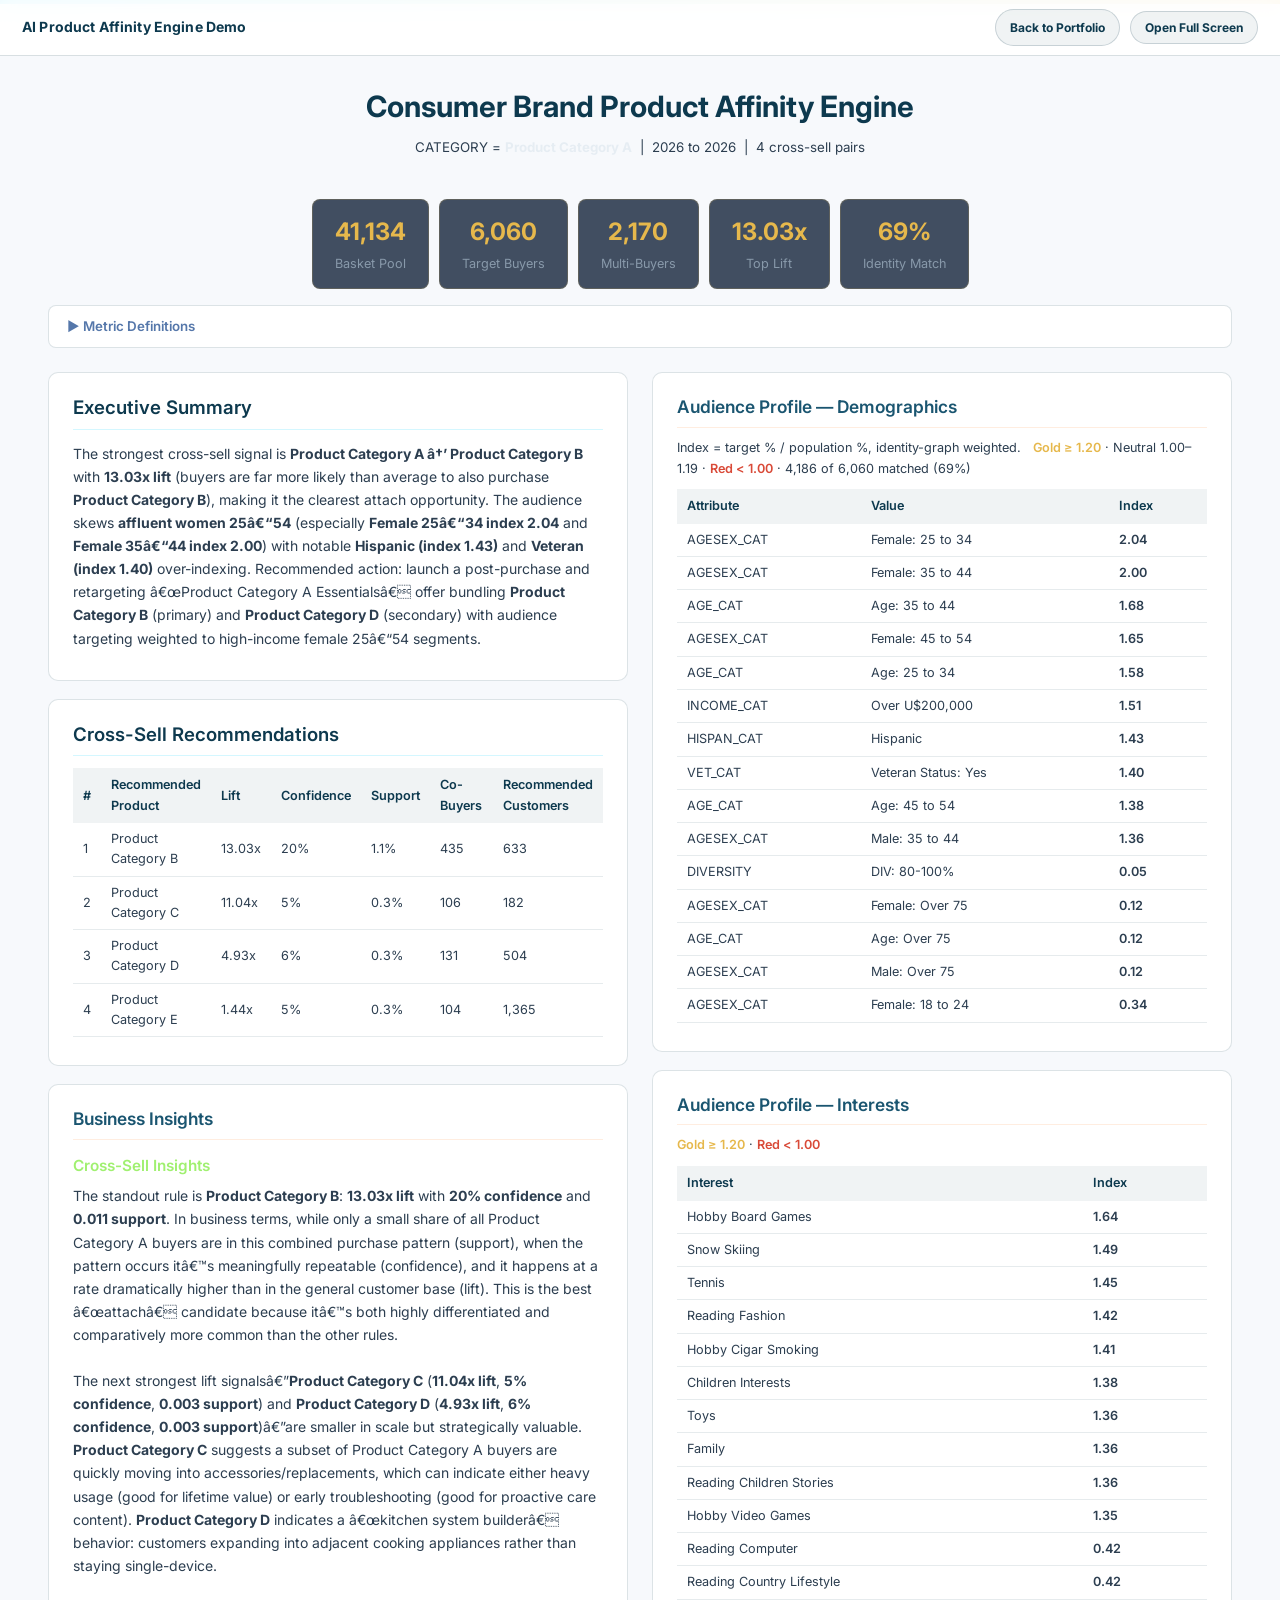
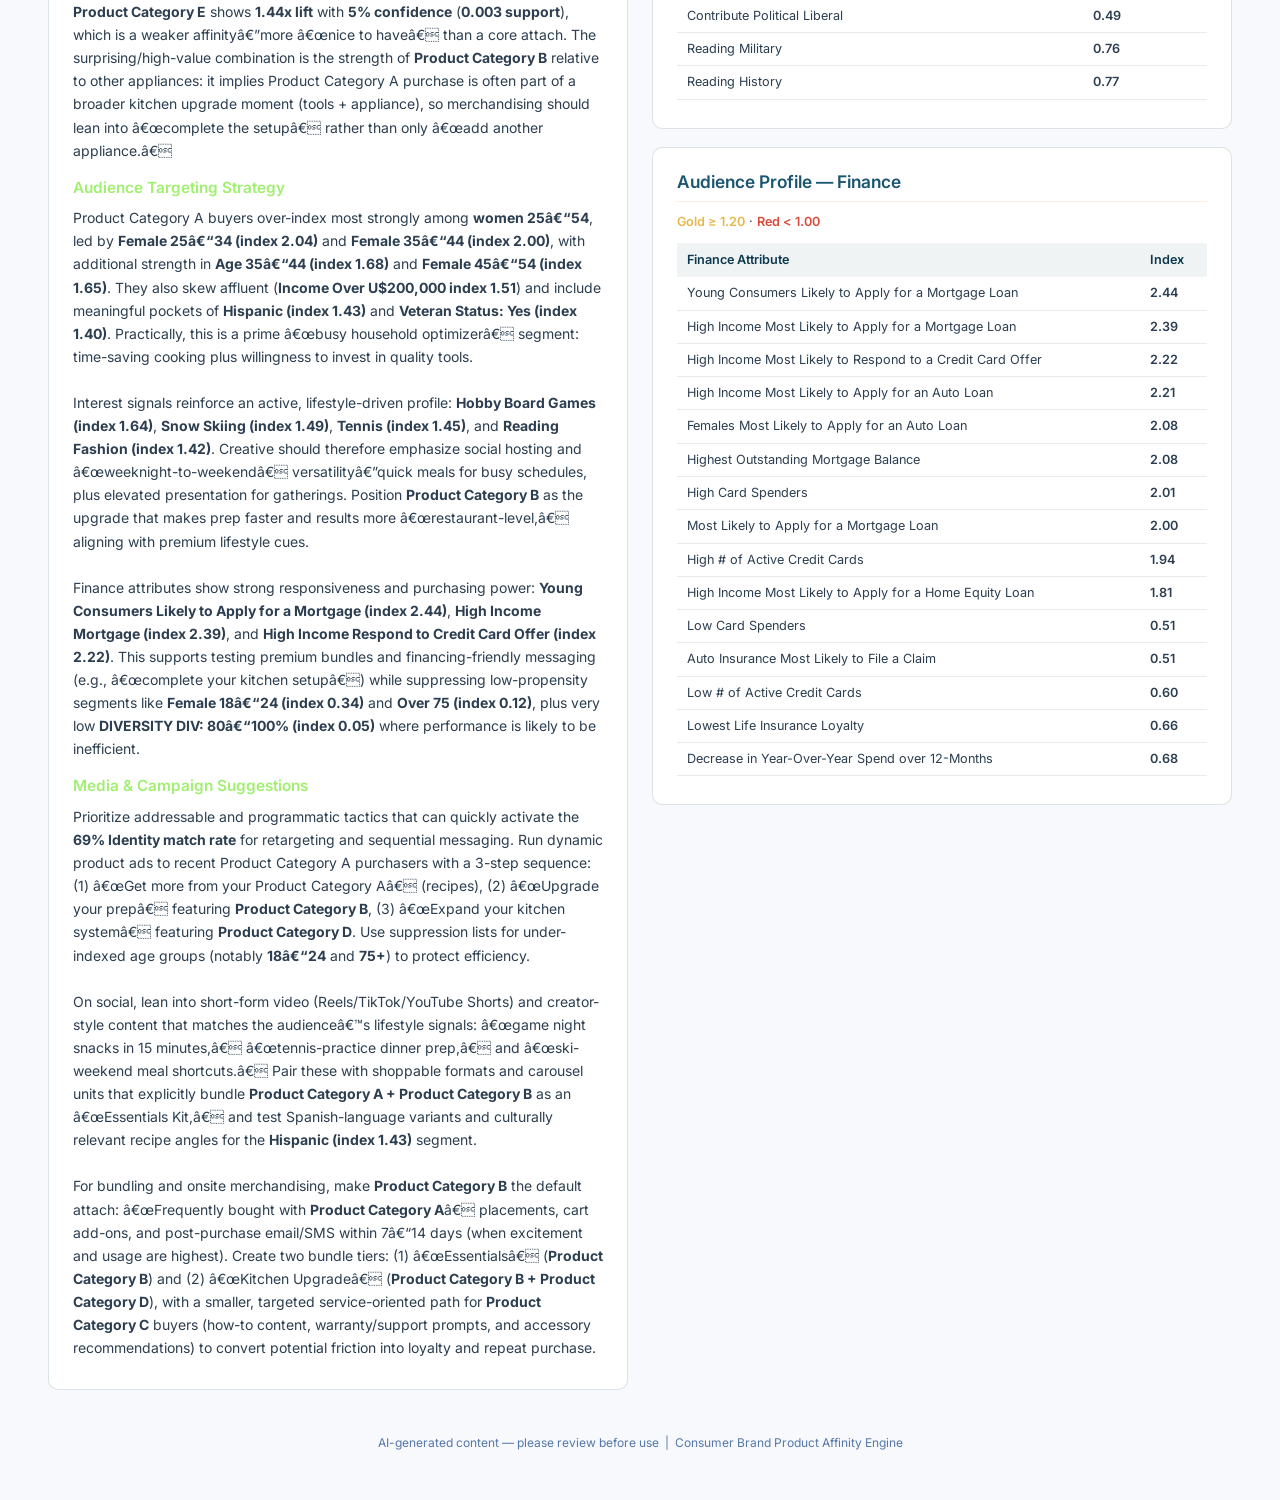
<file: projects/affinity-engine-demo.html>
<!DOCTYPE html>
<html lang="en">
<head>
<meta charset="utf-8">
<script id="portfolio-theme-sync">
  (function () {
    try {
      var theme = localStorage.getItem('theme') || 'light';
      var isDark = theme === 'dark';
      document.documentElement.classList.toggle('dark-mode', isDark);
    } catch (e) {}
  })();
</script>
<title>AI Product Affinity Engine Demo</title>
<link href="https://fonts.googleapis.com/css2?family=Inter:wght@400;600;700&display=swap" rel="stylesheet">
<style>
  *, *::before, *::after { box-sizing: border-box; }
  body    { font-family: 'Inter', sans-serif; font-size: 11pt;
             background: #0B1A2B; color: #E6EDF3;
             padding: 32px 48px 48px; margin: 0; line-height: 1.6; }
  h1      { font-size: 22pt; color: #E6B84C; margin: 0 0 4px 0; font-weight: 700; }
  h2      { font-size: 14pt; color: #29D4FF; margin: 0 0 12px 0; font-weight: 600;
            border-bottom: 1px solid rgba(41,212,255,.2); padding-bottom: 6px; }
  h3      { font-size: 13pt; color: #FFA366; margin: 0 0 10px 0; font-weight: 600;
            border-bottom: 1px solid rgba(255,163,102,.2); padding-bottom: 6px; }
  h4      { font-size: 11.5pt; color: #A0F070; margin: 14px 0 6px 0; font-weight: 600; }
  p       { font-size: 10.5pt; line-height: 1.65; margin: 0 0 10px 0; }
  table   { border-collapse: collapse; width: 100%; margin-bottom: 8px; font-size: 10pt; }
  th      { background: rgba(230,184,76,.12); color: #E6B84C;
             padding: 7px 10px; text-align: left; font-size: 9.5pt; font-weight: 600; }
  td      { padding: 6px 10px; border-bottom: 1px solid rgba(255,255,255,.06); font-size: 9.5pt; }
  tr:hover td { background: rgba(255,255,255,.03); }
  .header-card {
    padding: 8px 0 18px; margin-bottom: 22px;
    text-align: center;
  }
  .header-sub { color: #8899aa; font-size: 10pt; margin: 6px 0 0; }
  .header-sub strong { color: #E6EDF3; }
  .kpi-row { display: flex; flex-wrap: wrap; justify-content: center;
             gap: 10px; margin-bottom: 16px; }
  .kpi    { background: rgba(19,36,58,.8); border: 1px solid rgba(230,184,76,.18);
             border-radius: 8px; padding: 13px 22px; text-align: center; min-width: 110px; }
  .kv     { font-size: 18pt; font-weight: 700; color: #E6B84C; }
  .kl     { font-size: 9.5pt; color: #8899aa; margin-top: 3px; }
  details.defs {
    margin-bottom: 24px; border: 1px solid rgba(255,255,255,.08);
    border-radius: 8px; background: rgba(11,26,43,.5);
  }
  details.defs summary {
    cursor: pointer; padding: 10px 18px; color: #5577aa; font-size: 10pt;
    font-weight: 600; user-select: none; list-style: none; outline: none;
  }
  details.defs summary::-webkit-details-marker { display: none; }
  details.defs summary:hover { color: #8899aa; }
  .def-grid {
    display: grid; grid-template-columns: repeat(3, 1fr);
    gap: 12px 24px; padding: 14px 20px 18px;
    border-top: 1px solid rgba(255,255,255,.08);
  }
  .def-item strong { color: #E6B84C; display: block; font-size: 9.5pt; margin-bottom: 2px; }
  .def-item span   { color: #8899aa; font-size: 9pt; line-height: 1.5; }
  .def-item .formula { display: block; margin-top: 5px; font-family: 'Courier New', monospace;
                        font-size: 8.5pt; color: #5577aa; background: rgba(0,0,0,.25);
                        border-left: 2px solid rgba(230,184,76,.3);
                        padding: 3px 8px; border-radius: 0 4px 4px 0; }
  .two-col { display: grid; grid-template-columns: 1fr 1fr; gap: 24px; align-items: start; }
  .sec {
    background: rgba(11,26,43,.7); border: 1px solid rgba(230,184,76,.15);
    border-radius: 10px; padding: 20px 24px; margin-bottom: 18px;
  }
  .sec:last-child { margin-bottom: 0; }
  .sec.exec     { border-color: rgba(41,212,255,.35); }
  .sec.cross    { border-color: rgba(230,184,76,.25); }
  .sec.insights { border-color: rgba(160,240,112,.25); }
  .sec.demo     { border-color: rgba(255,163,102,.25); }
  .sec.inter    { border-color: rgba(255,163,102,.25); }
  .sec.fin      { border-color: rgba(255,163,102,.25); }
  .note { color: #8899aa; font-size: 9.5pt; margin-bottom: 10px; }
  .gold { color: #E6B84C; font-weight: 600; }
  .red  { color: #D94A38; font-weight: 600; }
  .footer { color: #5577aa; font-size: 9pt;
             border-top: 1px solid rgba(255,255,255,.08);
             padding-top: 14px; margin-top: 28px; text-align: center; }

  body { padding-top: 76px !important; }
  .portfolio-demo-toolbar {
    position: fixed; top: 0; left: 0; right: 0; z-index: 99999;
    height: 56px; display: flex; align-items: center; justify-content: space-between;
    padding: 0 22px; background: rgba(5, 16, 28, .96);
    border-bottom: 1px solid rgba(230,184,76,.24); backdrop-filter: blur(10px);
    font-family: Inter, system-ui, sans-serif;
  }
  .portfolio-demo-toolbar strong { color: #E6B84C; font-size: 14px; letter-spacing: .01em; }
  .portfolio-demo-toolbar .toolbar-actions { display: flex; gap: 10px; align-items: center; }
  .portfolio-demo-toolbar a, .portfolio-demo-toolbar button {
    border: 1px solid rgba(41,212,255,.28); background: rgba(41,212,255,.10);
    color: #E6EDF3; border-radius: 999px; padding: 8px 14px; font-size: 12px;
    font-weight: 700; text-decoration: none; cursor: pointer; font-family: inherit;
  }
  .portfolio-demo-toolbar a:hover, .portfolio-demo-toolbar button:hover {
    border-color: rgba(230,184,76,.65); color: #E6B84C;
  }

  /* Theme sync: these demos default to dark; honor portfolio light mode too */
  html:not(.dark-mode) body {
    background: #f7f9fc !important;
    color: #1b2b34 !important;
  }
  html:not(.dark-mode) h1 { color: #0d394e !important; }
  html:not(.dark-mode) h2, html:not(.dark-mode) .feature-action { color: #0d394e !important; }
  html:not(.dark-mode) h3 { color: #1a5570 !important; }
  html:not(.dark-mode) p, html:not(.dark-mode) li, html:not(.dark-mode) td { color: #2c3e50 !important; }
  html:not(.dark-mode) .sec, html:not(.dark-mode) .feature-card, html:not(.dark-mode) details.defs {
    background: #ffffff !important;
    border-color: rgba(13,57,78,0.14) !important;
  }
  html:not(.dark-mode) th {
    background: rgba(13,57,78,0.06) !important;
    color: #0d394e !important;
  }
  html:not(.dark-mode) td { border-bottom-color: rgba(13,57,78,0.10) !important; }
  html:not(.dark-mode) .portfolio-demo-toolbar {
    background: rgba(255,255,255,0.92) !important;
    border-bottom-color: rgba(13,57,78,0.16) !important;
  }
  html:not(.dark-mode) .portfolio-demo-toolbar strong { color: #0d394e !important; }
  html:not(.dark-mode) .portfolio-demo-toolbar a, html:not(.dark-mode) .portfolio-demo-toolbar button {
    background: rgba(13,57,78,0.06) !important;
    border-color: rgba(13,57,78,0.18) !important;
    color: #0d394e !important;
  }</style>
</head>
<body>
<div class="portfolio-demo-toolbar">
  <strong>AI Product Affinity Engine Demo</strong>
  <div class="toolbar-actions">
    <a href="../index.html#projects">Back to Portfolio</a>
    <button type="button" onclick="document.documentElement.requestFullscreen && document.documentElement.requestFullscreen()">Open Full Screen</button>
  </div>
</div>
<div style="position:fixed;top:0;left:0;right:0;height:4px;background:linear-gradient(90deg,#29D4FF,#E6B84C);animation:slide 6s linear infinite;z-index:9999"></div><style>@keyframes slide{0%{transform:translateX(-100%)}100%{transform:translateX(100%)}} body{animation:autoScroll 60s linear infinite alternate;} @keyframes autoScroll{0%{transform:translateY(0)}100%{transform:translateY(-120px)}}</style>

<div class="header-card">
  <h1>Consumer Brand Product Affinity Engine</h1>
  <p class="header-sub">
    CATEGORY = <strong>Product Category A</strong>
    &nbsp;|&nbsp; 2026 to 2026
    &nbsp;|&nbsp; 4 cross-sell pairs
  </p>
</div>

<div class="kpi-row">
  <div class="kpi"><div class="kv">41,134</div><div class="kl">Basket Pool</div></div>
  <div class="kpi"><div class="kv">6,060</div><div class="kl">Target Buyers</div></div>
  <div class="kpi"><div class="kv">2,170</div><div class="kl">Multi-Buyers</div></div>
  <div class="kpi"><div class="kv">13.03x</div><div class="kl">Top Lift</div></div>
  <div class="kpi"><div class="kv">69%</div><div class="kl">Identity Match</div></div>
</div>

<details class="defs">
  <summary>&#9658; Metric Definitions</summary>
  <div class="def-grid">
    <div class="def-item">
      <strong>Basket Pool</strong>
      <span>Total unique customers who made any Consumer Brand purchase in the selected date range &mdash; the universe from which all analysis is drawn.</span>
    </div>
    <div class="def-item">
      <strong>Target Buyers</strong>
      <span>Customers who purchased Product Category A at least once in the period.</span>
    </div>
    <div class="def-item">
      <strong>Multi-Buyers</strong>
      <span>Target buyers who also purchased at least one other Consumer Brand product &mdash; the source population for cross-sell rule mining.</span>
    </div>
    <div class="def-item">
      <strong>Top Lift</strong>
      <span>The highest lift value across all generated association rules. Shows the strongest co-purchase affinity found in the data.</span>
    </div>
    <div class="def-item">
      <strong>Lift</strong>
      <span>How much more likely a target buyer is to purchase the recommended product compared to a random Consumer Brand customer. Lift &gt; 1.0 = positive affinity; Lift = 1.0 = no relationship.</span>
      <span class="formula">Lift = Confidence(A&rarr;B) &divide; P(B)<br>     = [Co-Buyers &divide; Target Buyers] &divide; [Rec. Customers &divide; Basket Pool]</span>
    </div>
    <div class="def-item">
      <strong>Confidence</strong>
      <span>Of all customers who bought the target product, what share also bought the recommended product? Directly measures the attach rate &mdash; how often the cross-sell actually happens.</span>
      <span class="formula">Confidence(A&rarr;B) = Co-Buyers &divide; Target Buyers</span>
    </div>
    <div class="def-item">
      <strong>Support</strong>
      <span>Of all customers in the basket pool, what share bought both products together? Measures the absolute co-purchase volume &mdash; a low support with high lift means a niche but very strong signal.</span>
      <span class="formula">Support(A&rarr;B) = Co-Buyers &divide; Basket Pool</span>
    </div>
    <div class="def-item">
      <strong>Co-Buyers</strong>
      <span>Number of customers who purchased both the target and the recommended product in the period.</span>
    </div>
    <div class="def-item">
      <strong>Recommended Customers</strong>
      <span>Total customers who purchased the recommended product in the period.</span>
    </div>
  </div>
</details>

<div class="two-col">

  <div class="col-left">

    <div class="sec exec">
      <h2>Executive Summary</h2>
      <p>The strongest cross-sell signal is <strong>Product Category A â†’ Product Category B</strong> with <strong>13.03x lift</strong> (buyers are far more likely than average to also purchase <strong>Product Category B</strong>), making it the clearest attach opportunity. The audience skews <strong>affluent women 25â€“54</strong> (especially <strong>Female 25â€“34 index 2.04</strong> and <strong>Female 35â€“44 index 2.00</strong>) with notable <strong>Hispanic (index 1.43)</strong> and <strong>Veteran (index 1.40)</strong> over-indexing. Recommended action: launch a post-purchase and retargeting â€œProduct Category A Essentialsâ€ offer bundling <strong>Product Category B</strong> (primary) and <strong>Product Category D</strong> (secondary) with audience targeting weighted to high-income female 25â€“54 segments.</p>
    </div>

    <div class="sec cross">
      <h2>Cross-Sell Recommendations</h2>
      <table>
        <tr><th>#</th><th>Recommended Product</th><th>Lift</th>
            <th>Confidence</th><th>Support</th><th>Co-Buyers</th><th>Recommended Customers</th></tr>
        <tr><td>1</td><td>Product Category B</td><td>13.03x</td><td>20%</td><td>1.1%</td><td>435</td><td>633</td></tr><tr><td>2</td><td>Product Category C</td><td>11.04x</td><td>5%</td><td>0.3%</td><td>106</td><td>182</td></tr><tr><td>3</td><td>Product Category D</td><td>4.93x</td><td>6%</td><td>0.3%</td><td>131</td><td>504</td></tr><tr><td>4</td><td>Product Category E</td><td>1.44x</td><td>5%</td><td>0.3%</td><td>104</td><td>1,365</td></tr>
      </table>
    </div>

    <div class="sec insights">
      <h3>Business Insights</h3>
      <h4>Cross-Sell Insights</h4>
      <p>The standout rule is <strong>Product Category B</strong>: <strong>13.03x lift</strong> with <strong>20% confidence</strong> and <strong>0.011 support</strong>. In business terms, while only a small share of all Product Category A buyers are in this combined purchase pattern (support), when the pattern occurs itâ€™s meaningfully repeatable (confidence), and it happens at a rate dramatically higher than in the general customer base (lift). This is the best â€œattachâ€ candidate because itâ€™s both highly differentiated and comparatively more common than the other rules.<br><br>The next strongest lift signalsâ€”<strong>Product Category C</strong> (<strong>11.04x lift</strong>, <strong>5% confidence</strong>, <strong>0.003 support</strong>) and <strong>Product Category D</strong> (<strong>4.93x lift</strong>, <strong>6% confidence</strong>, <strong>0.003 support</strong>)â€”are smaller in scale but strategically valuable. <strong>Product Category C</strong> suggests a subset of Product Category A buyers are quickly moving into accessories/replacements, which can indicate either heavy usage (good for lifetime value) or early troubleshooting (good for proactive care content). <strong>Product Category D</strong> indicates a â€œkitchen system builderâ€ behavior: customers expanding into adjacent cooking appliances rather than staying single-device.<br><br><strong>Product Category E</strong> shows <strong>1.44x lift</strong> with <strong>5% confidence</strong> (<strong>0.003 support</strong>), which is a weaker affinityâ€”more â€œnice to haveâ€ than a core attach. The surprising/high-value combination is the strength of <strong>Product Category B</strong> relative to other appliances: it implies Product Category A purchase is often part of a broader kitchen upgrade moment (tools + appliance), so merchandising should lean into â€œcomplete the setupâ€ rather than only â€œadd another appliance.â€</p>
      <h4>Audience Targeting Strategy</h4>
      <p>Product Category A buyers over-index most strongly among <strong>women 25â€“54</strong>, led by <strong>Female 25â€“34 (index 2.04)</strong> and <strong>Female 35â€“44 (index 2.00)</strong>, with additional strength in <strong>Age 35â€“44 (index 1.68)</strong> and <strong>Female 45â€“54 (index 1.65)</strong>. They also skew affluent (<strong>Income Over U$200,000 index 1.51</strong>) and include meaningful pockets of <strong>Hispanic (index 1.43)</strong> and <strong>Veteran Status: Yes (index 1.40)</strong>. Practically, this is a prime â€œbusy household optimizerâ€ segment: time-saving cooking plus willingness to invest in quality tools.<br><br>Interest signals reinforce an active, lifestyle-driven profile: <strong>Hobby Board Games (index 1.64)</strong>, <strong>Snow Skiing (index 1.49)</strong>, <strong>Tennis (index 1.45)</strong>, and <strong>Reading Fashion (index 1.42)</strong>. Creative should therefore emphasize social hosting and â€œweeknight-to-weekendâ€ versatilityâ€”quick meals for busy schedules, plus elevated presentation for gatherings. Position <strong>Product Category B</strong> as the upgrade that makes prep faster and results more â€œrestaurant-level,â€ aligning with premium lifestyle cues.<br><br>Finance attributes show strong responsiveness and purchasing power: <strong>Young Consumers Likely to Apply for a Mortgage (index 2.44)</strong>, <strong>High Income Mortgage (index 2.39)</strong>, and <strong>High Income Respond to Credit Card Offer (index 2.22)</strong>. This supports testing premium bundles and financing-friendly messaging (e.g., â€œcomplete your kitchen setupâ€) while suppressing low-propensity segments like <strong>Female 18â€“24 (index 0.34)</strong> and <strong>Over 75 (index 0.12)</strong>, plus very low <strong>DIVERSITY DIV: 80â€“100% (index 0.05)</strong> where performance is likely to be inefficient.</p>
      <h4>Media &amp; Campaign Suggestions</h4>
      <p>Prioritize addressable and programmatic tactics that can quickly activate the <strong>69% Identity match rate</strong> for retargeting and sequential messaging. Run dynamic product ads to recent Product Category A purchasers with a 3-step sequence: (1) â€œGet more from your Product Category Aâ€ (recipes), (2) â€œUpgrade your prepâ€ featuring <strong>Product Category B</strong>, (3) â€œExpand your kitchen systemâ€ featuring <strong>Product Category D</strong>. Use suppression lists for under-indexed age groups (notably <strong>18â€“24</strong> and <strong>75+</strong>) to protect efficiency.<br><br>On social, lean into short-form video (Reels/TikTok/YouTube Shorts) and creator-style content that matches the audienceâ€™s lifestyle signals: â€œgame night snacks in 15 minutes,â€ â€œtennis-practice dinner prep,â€ and â€œski-weekend meal shortcuts.â€ Pair these with shoppable formats and carousel units that explicitly bundle <strong>Product Category A + Product Category B</strong> as an â€œEssentials Kit,â€ and test Spanish-language variants and culturally relevant recipe angles for the <strong>Hispanic (index 1.43)</strong> segment.<br><br>For bundling and onsite merchandising, make <strong>Product Category B</strong> the default attach: â€œFrequently bought with <strong>Product Category A</strong>â€ placements, cart add-ons, and post-purchase email/SMS within 7â€“14 days (when excitement and usage are highest). Create two bundle tiers: (1) â€œEssentialsâ€ (<strong>Product Category B</strong>) and (2) â€œKitchen Upgradeâ€ (<strong>Product Category B + Product Category D</strong>), with a smaller, targeted service-oriented path for <strong>Product Category C</strong> buyers (how-to content, warranty/support prompts, and accessory recommendations) to convert potential friction into loyalty and repeat purchase.</p>
    </div>

  </div>

  <div class="col-right">

    <div class="sec demo">
      <h3>Audience Profile &mdash; Demographics</h3>
      <p class="note">Index = target % / population %, identity-graph weighted. &nbsp;
        <span class="gold">Gold &ge; 1.20</span> &middot; Neutral 1.00&ndash;1.19 &middot;
        <span class="red">Red &lt; 1.00</span> &middot;
        4,186 of 6,060 matched (69%)
      </p>
      <table>
        <tr><th>Attribute</th><th>Value</th><th>Index</th></tr>
        <tr><td>AGESEX_CAT</td><td>Female: 25 to 34</td><td class='gold'>2.04</td></tr><tr><td>AGESEX_CAT</td><td>Female: 35 to 44</td><td class='gold'>2.00</td></tr><tr><td>AGE_CAT</td><td>Age: 35 to 44</td><td class='gold'>1.68</td></tr><tr><td>AGESEX_CAT</td><td>Female: 45 to 54</td><td class='gold'>1.65</td></tr><tr><td>AGE_CAT</td><td>Age: 25 to 34</td><td class='gold'>1.58</td></tr><tr><td>INCOME_CAT</td><td>Over U$200,000</td><td class='gold'>1.51</td></tr><tr><td>HISPAN_CAT</td><td>Hispanic</td><td class='gold'>1.43</td></tr><tr><td>VET_CAT</td><td>Veteran Status: Yes</td><td class='gold'>1.40</td></tr><tr><td>AGE_CAT</td><td>Age: 45 to 54</td><td class='gold'>1.38</td></tr><tr><td>AGESEX_CAT</td><td>Male: 35 to 44</td><td class='gold'>1.36</td></tr><tr><td>DIVERSITY</td><td>DIV: 80-100%</td><td class='red'>0.05</td></tr><tr><td>AGESEX_CAT</td><td>Female: Over 75</td><td class='red'>0.12</td></tr><tr><td>AGE_CAT</td><td>Age: Over 75</td><td class='red'>0.12</td></tr><tr><td>AGESEX_CAT</td><td>Male: Over 75</td><td class='red'>0.12</td></tr><tr><td>AGESEX_CAT</td><td>Female: 18 to 24</td><td class='red'>0.34</td></tr>
      </table>
    </div>

    <div class="sec inter">
      <h3>Audience Profile &mdash; Interests</h3>
      <p class="note"><span class="gold">Gold &ge; 1.20</span> &middot; <span class="red">Red &lt; 1.00</span></p>
      <table>
        <tr><th>Interest</th><th>Index</th></tr>
        <tr><td>Hobby Board Games</td><td class='gold'>1.64</td></tr><tr><td>Snow Skiing</td><td class='gold'>1.49</td></tr><tr><td>Tennis</td><td class='gold'>1.45</td></tr><tr><td>Reading Fashion</td><td class='gold'>1.42</td></tr><tr><td>Hobby Cigar Smoking</td><td class='gold'>1.41</td></tr><tr><td>Children Interests</td><td class='gold'>1.38</td></tr><tr><td>Toys</td><td class='gold'>1.36</td></tr><tr><td>Family</td><td class='gold'>1.36</td></tr><tr><td>Reading Children Stories</td><td class='gold'>1.36</td></tr><tr><td>Hobby Video Games</td><td class='gold'>1.35</td></tr><tr><td>Reading Computer</td><td class='red'>0.42</td></tr><tr><td>Reading Country Lifestyle</td><td class='red'>0.42</td></tr><tr><td>Contribute Political Liberal</td><td class='red'>0.49</td></tr><tr><td>Reading Military</td><td class='red'>0.76</td></tr><tr><td>Reading History</td><td class='red'>0.77</td></tr>
      </table>
    </div>

    <div class="sec fin">
      <h3>Audience Profile &mdash; Finance</h3>
      <p class="note"><span class="gold">Gold &ge; 1.20</span> &middot; <span class="red">Red &lt; 1.00</span></p>
      <table>
        <tr><th>Finance Attribute</th><th>Index</th></tr>
        <tr><td>Young Consumers Likely to Apply for a Mortgage Loan</td><td class='gold'>2.44</td></tr><tr><td>High Income Most Likely to Apply for a Mortgage Loan</td><td class='gold'>2.39</td></tr><tr><td>High Income Most Likely to Respond to a Credit Card Offer</td><td class='gold'>2.22</td></tr><tr><td>High Income Most Likely to Apply for an Auto Loan</td><td class='gold'>2.21</td></tr><tr><td>Females Most Likely to Apply for an Auto Loan</td><td class='gold'>2.08</td></tr><tr><td>Highest Outstanding Mortgage Balance</td><td class='gold'>2.08</td></tr><tr><td>High Card Spenders</td><td class='gold'>2.01</td></tr><tr><td>Most Likely to Apply for a Mortgage Loan</td><td class='gold'>2.00</td></tr><tr><td>High # of Active Credit Cards</td><td class='gold'>1.94</td></tr><tr><td>High Income Most Likely to Apply for a Home Equity Loan</td><td class='gold'>1.81</td></tr><tr><td>Low Card Spenders</td><td class='red'>0.51</td></tr><tr><td>Auto Insurance Most Likely to File a Claim</td><td class='red'>0.51</td></tr><tr><td>Low # of Active Credit Cards</td><td class='red'>0.60</td></tr><tr><td>Lowest Life Insurance Loyalty</td><td class='red'>0.66</td></tr><tr><td>Decrease in Year-Over-Year Spend over 12-Months</td><td class='red'>0.68</td></tr>
      </table>
    </div>

  </div>

</div>

<div class="footer">
  AI-generated content &mdash; please review before use &nbsp;|&nbsp; Consumer Brand Product Affinity Engine
</div>

</body>
</html>
</file>
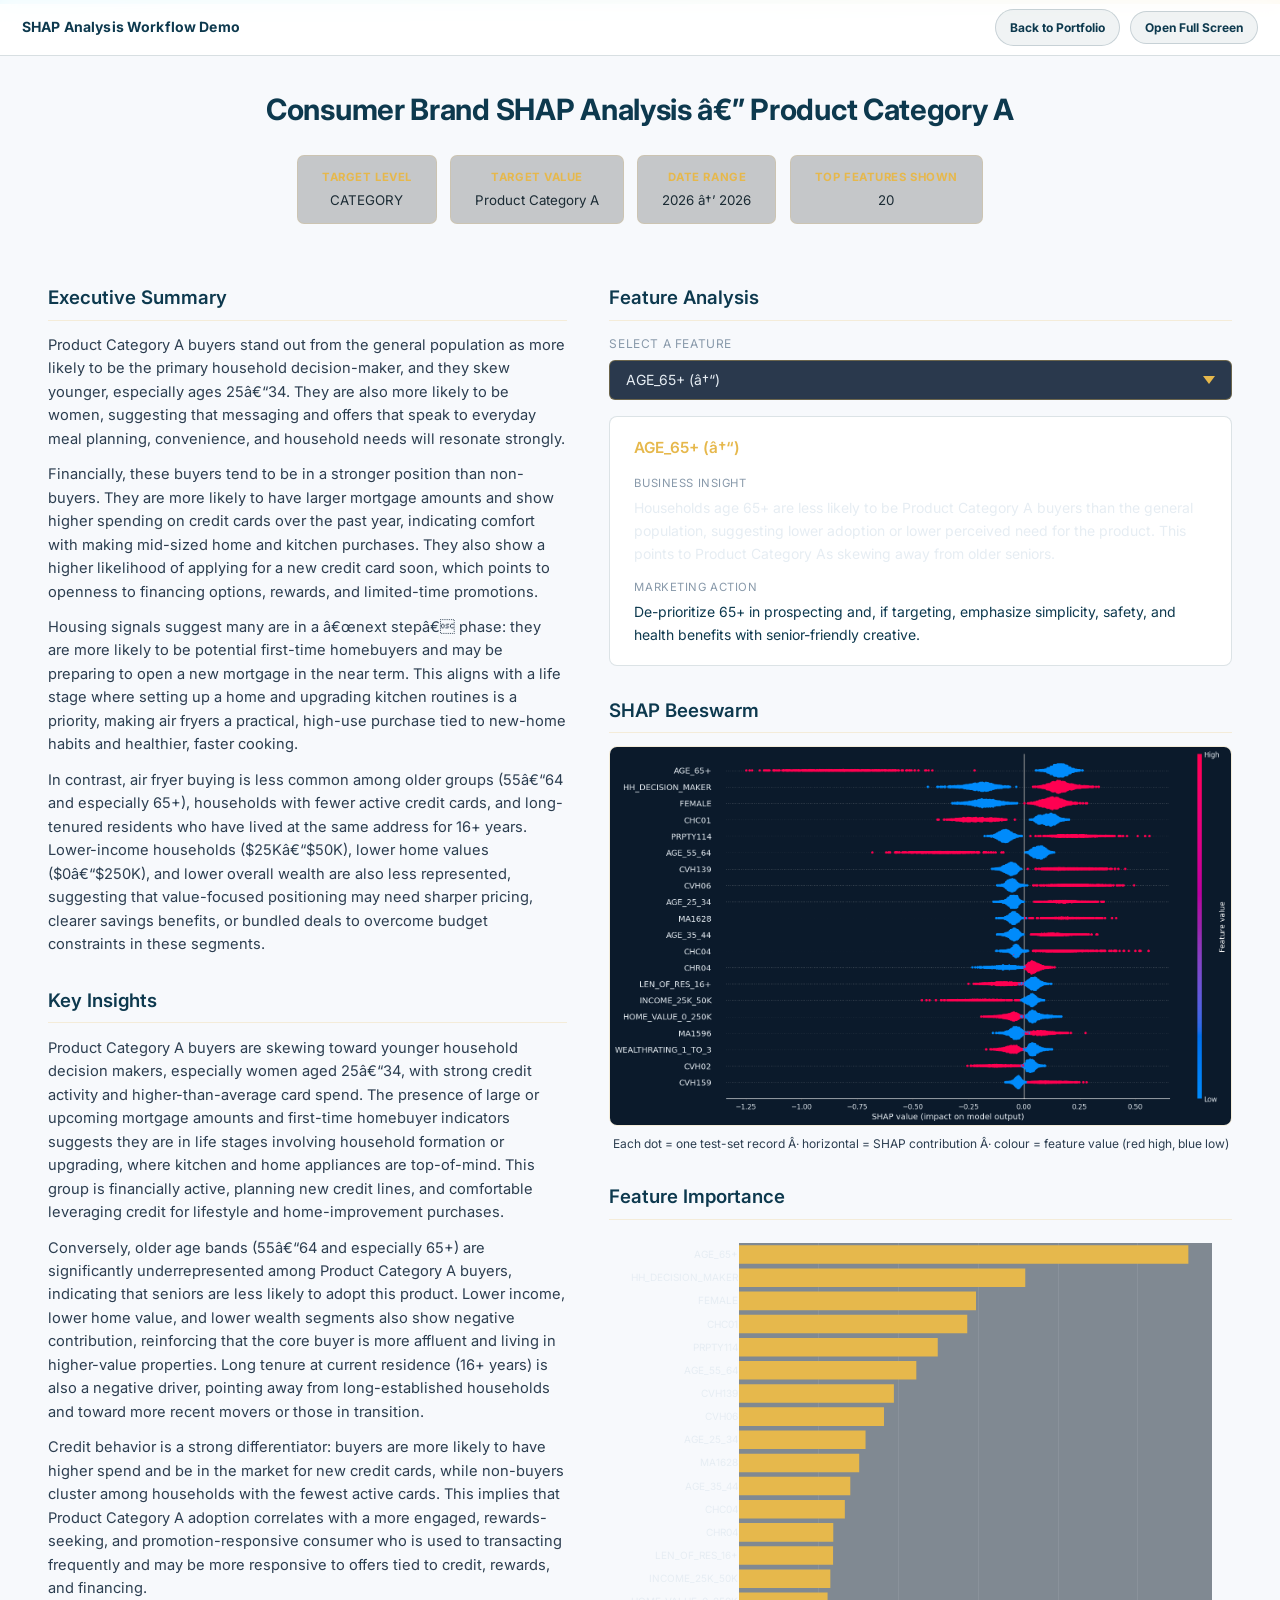
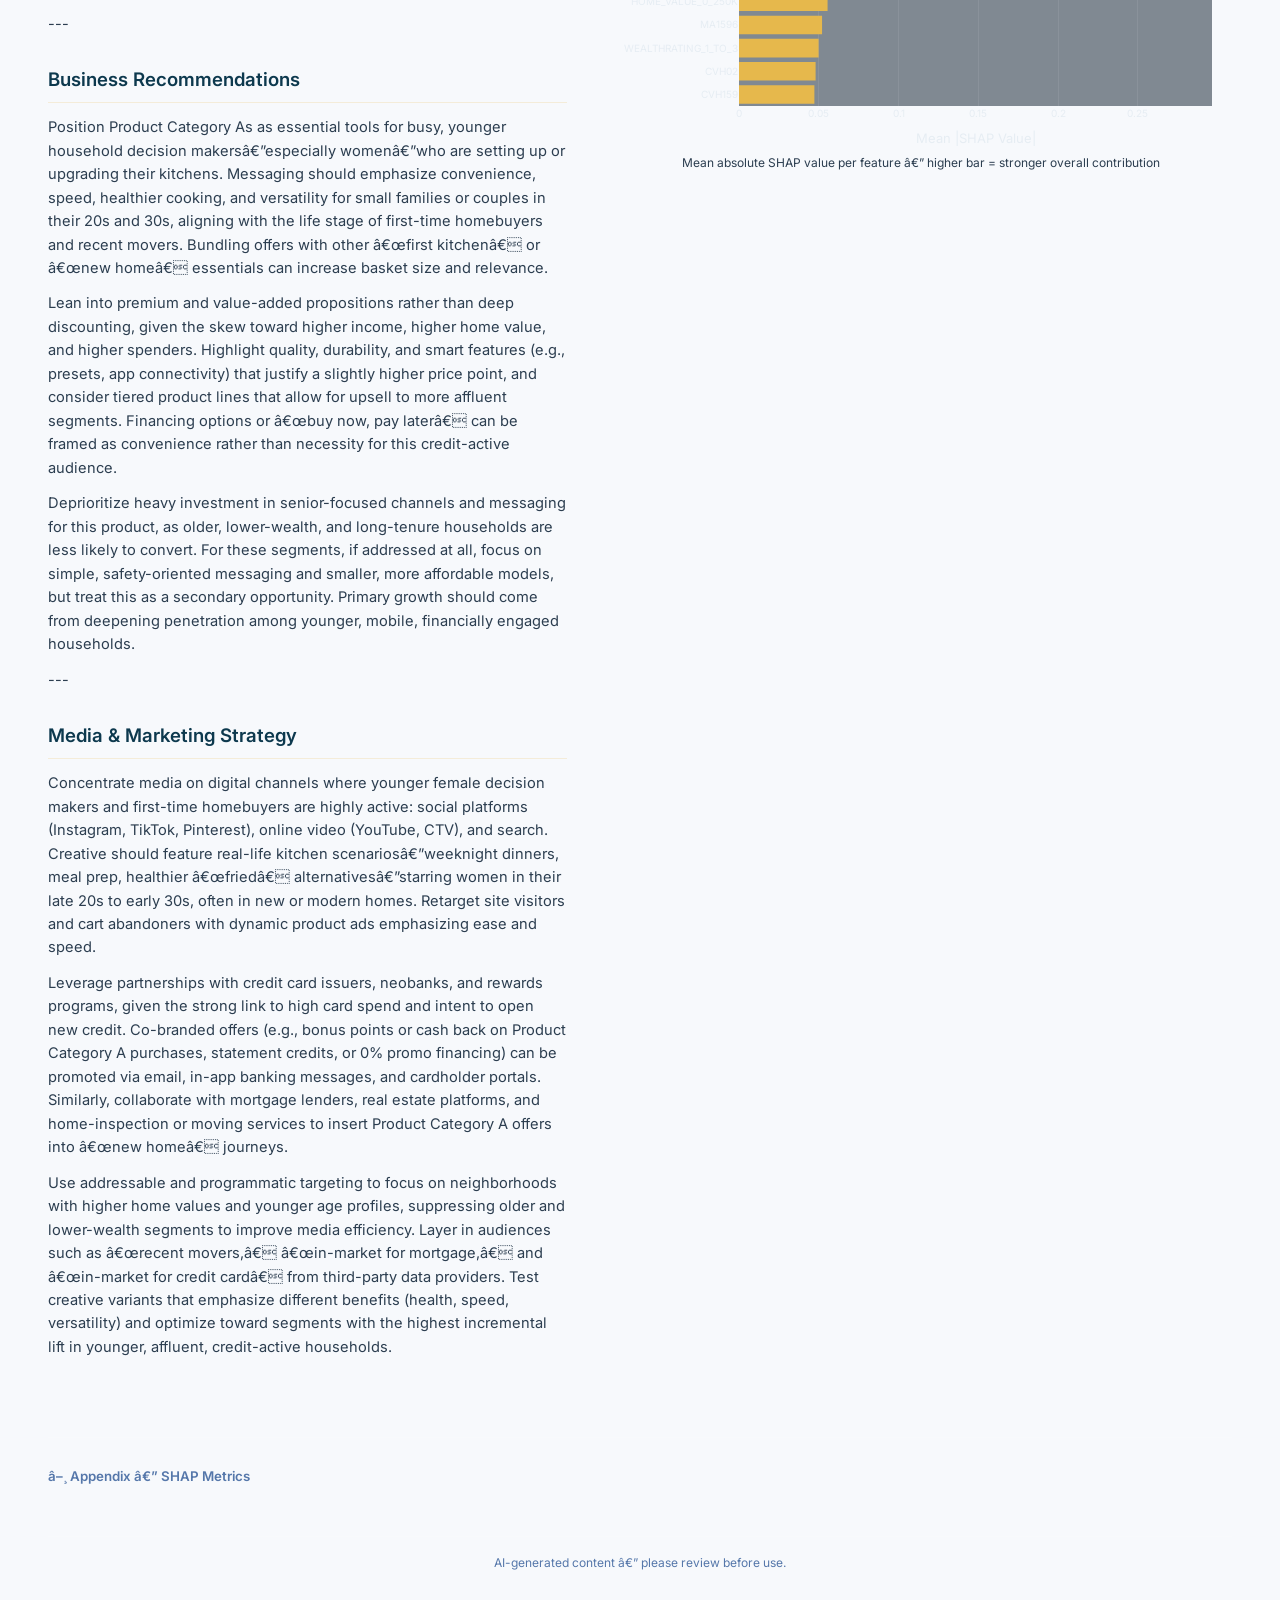
<file: projects/shap-analysis-demo.html>
<!DOCTYPE html>
<html lang="en">
<head>
<meta charset="utf-8">
<script id="portfolio-theme-sync">
  (function () {
    try {
      var theme = localStorage.getItem('theme') || 'light';
      var isDark = theme === 'dark';
      document.documentElement.classList.toggle('dark-mode', isDark);
    } catch (e) {}
  })();
</script>
<title>SHAP Analysis Workflow Demo</title>
<link href="https://fonts.googleapis.com/css2?family=Inter:wght@400;600;700&display=swap" rel="stylesheet">
<script src="https://cdn.plot.ly/plotly-2.35.2.min.js"></script>
<style>
  *, *::before, *::after { box-sizing: border-box; }
  body { font-family: 'Inter', system-ui, sans-serif; background:#0B1A2B; color:#E6EDF3;
         margin:0; padding:28px 48px 48px; line-height:1.6; font-size:11pt; }
  h1  { color:#E6B84C; font-size:22pt; margin:0 0 2pt; font-weight:700; letter-spacing:-0.01em; }
  h2  { color:#29D4FF; font-size:14pt; margin:0 0 10pt; font-weight:600;
        border-bottom:1px solid rgba(230,184,76,.2); padding-bottom:5pt; }
  h3  { color:#E6B84C; font-size:11.5pt; margin:14pt 0 5pt; font-weight:600; }
  p   { margin:0 0 9pt; }
  ul  { margin:0 0 8pt 16pt; padding:0; }
  code { background:rgba(0,0,0,.3); color:#29D4FF; padding:1pt 4pt; border-radius:3px; font-size:9pt; }
  .header-card {
    padding:8pt 0 18pt; margin-bottom:26pt;
    text-align:center;
  }
  .header-meta { display:flex; flex-wrap:wrap; justify-content:center; gap:10pt; margin-top:16pt; }
  .header-meta div { font-size:10pt; background:rgba(0,0,0,.2);
                     border:1px solid rgba(230,184,76,.18); border-radius:7px; padding:9pt 18pt; }
  .header-meta strong { color:#E6B84C; display:block; font-size:8.5pt;
                         letter-spacing:.05em; margin-bottom:3pt; text-transform:uppercase; }
  .two-col { display:grid; grid-template-columns:5fr 6fr; gap:32pt; align-items:start; }
  .col-right { align-self:start; }
  .section { margin-bottom:22pt; }
  .plot-img { width:100%; border:1px solid rgba(230,184,76,.2); border-radius:8px;
              padding:0; margin-bottom:6pt; display:block; }
  .plot-label { color:#8899aa; font-size:9pt; text-align:center; margin-bottom:16pt; }
  .feature-select-wrap { margin-bottom:12pt; }
  .feature-select-wrap label { display:block; font-size:9pt; color:#8899aa;
                                margin-bottom:5pt; text-transform:uppercase; letter-spacing:.05em; }
  select#featureSelect {
    width:100%; background:rgba(19,36,58,.9); color:#E6EDF3;
    border:1px solid rgba(230,184,76,.35); border-radius:6px;
    padding:8pt 12pt; font-size:10.5pt; font-family:inherit;
    appearance:none; cursor:pointer; outline:none;
    background-image:url("data:image/svg+xml,%3Csvg xmlns='http://www.w3.org/2000/svg' width='12' height='8' viewBox='0 0 12 8'%3E%3Cpath fill='%23E6B84C' d='M0 0l6 8 6-8z'/%3E%3C/svg%3E");
    background-repeat:no-repeat; background-position:right 12pt center;
  }
  select#featureSelect:hover { border-color:rgba(230,184,76,.65); }
  select#featureSelect:focus { border-color:#E6B84C; }
  .feature-card { background:rgba(11,26,43,.7); border:1px solid rgba(230,184,76,.2);
                  border-radius:8px; padding:14pt 18pt; min-height:90pt; }
  .feature-card-title { color:#E6B84C; font-weight:600; font-size:11.5pt; margin-bottom:10pt; }
  .feature-label { font-size:8.5pt; color:#8899aa; text-transform:uppercase;
                   letter-spacing:.05em; margin-bottom:3pt; }
  .feature-insight { color:#E6EDF3; font-size:10.5pt; line-height:1.65; margin-bottom:10pt; }
  .feature-action  { color:#29D4FF; font-size:10.5pt; line-height:1.65; }
  details.appendix { margin-top:36pt; border-top:1px solid rgba(255,255,255,.08); padding-top:16pt; }
  details.appendix summary { cursor:pointer; color:#5577aa; font-size:10pt; font-weight:600;
                              user-select:none; padding:5pt 0; outline:none; list-style:none; }
  details.appendix summary::-webkit-details-marker { display:none; }
  details.appendix summary:hover { color:#8899aa; }
  .appendix-inner { margin-top:18pt; }
  table { width:100%; border-collapse:collapse; font-size:10pt; margin-bottom:14pt; }
  th { background:rgba(230,184,76,.1); color:#E6B84C; padding:7pt 8pt; text-align:left;
       border-bottom:1px solid rgba(230,184,76,.25); font-weight:600; font-size:9.5pt; }
  td { padding:6pt 8pt; border-bottom:1px solid rgba(255,255,255,.06);
       color:#E6EDF3; font-size:9.5pt; }
  tr:hover td { background:rgba(230,184,76,.04); }
  .up   { color:#E6B84C; font-weight:600; }
  .down { color:#D94A38; font-weight:600; }
  .footer { margin-top:32pt; padding-top:12pt; border-top:1px solid rgba(255,255,255,.08);
            color:#5577aa; font-size:9pt; text-align:center; }

  body { padding-top: 76px !important; }
  .portfolio-demo-toolbar {
    position: fixed; top: 0; left: 0; right: 0; z-index: 99999;
    height: 56px; display: flex; align-items: center; justify-content: space-between;
    padding: 0 22px; background: rgba(5, 16, 28, .96);
    border-bottom: 1px solid rgba(230,184,76,.24); backdrop-filter: blur(10px);
    font-family: Inter, system-ui, sans-serif;
  }
  .portfolio-demo-toolbar strong { color: #E6B84C; font-size: 14px; letter-spacing: .01em; }
  .portfolio-demo-toolbar .toolbar-actions { display: flex; gap: 10px; align-items: center; }
  .portfolio-demo-toolbar a, .portfolio-demo-toolbar button {
    border: 1px solid rgba(41,212,255,.28); background: rgba(41,212,255,.10);
    color: #E6EDF3; border-radius: 999px; padding: 8px 14px; font-size: 12px;
    font-weight: 700; text-decoration: none; cursor: pointer; font-family: inherit;
  }
  .portfolio-demo-toolbar a:hover, .portfolio-demo-toolbar button:hover {
    border-color: rgba(230,184,76,.65); color: #E6B84C;
  }

  /* Theme sync: these demos default to dark; honor portfolio light mode too */
  html:not(.dark-mode) body {
    background: #f7f9fc !important;
    color: #1b2b34 !important;
  }
  html:not(.dark-mode) h1 { color: #0d394e !important; }
  html:not(.dark-mode) h2, html:not(.dark-mode) .feature-action { color: #0d394e !important; }
  html:not(.dark-mode) h3 { color: #1a5570 !important; }
  html:not(.dark-mode) p, html:not(.dark-mode) li, html:not(.dark-mode) td { color: #2c3e50 !important; }
  html:not(.dark-mode) .sec, html:not(.dark-mode) .feature-card, html:not(.dark-mode) details.defs {
    background: #ffffff !important;
    border-color: rgba(13,57,78,0.14) !important;
  }
  html:not(.dark-mode) th {
    background: rgba(13,57,78,0.06) !important;
    color: #0d394e !important;
  }
  html:not(.dark-mode) td { border-bottom-color: rgba(13,57,78,0.10) !important; }
  html:not(.dark-mode) .portfolio-demo-toolbar {
    background: rgba(255,255,255,0.92) !important;
    border-bottom-color: rgba(13,57,78,0.16) !important;
  }
  html:not(.dark-mode) .portfolio-demo-toolbar strong { color: #0d394e !important; }
  html:not(.dark-mode) .portfolio-demo-toolbar a, html:not(.dark-mode) .portfolio-demo-toolbar button {
    background: rgba(13,57,78,0.06) !important;
    border-color: rgba(13,57,78,0.18) !important;
    color: #0d394e !important;
  }</style>
</head>
<body>
<div class="portfolio-demo-toolbar">
  <strong>SHAP Analysis Workflow Demo</strong>
  <div class="toolbar-actions">
    <a href="../index.html#projects">Back to Portfolio</a>
    <button type="button" onclick="document.documentElement.requestFullscreen && document.documentElement.requestFullscreen()">Open Full Screen</button>
  </div>
</div>
<div style="position:fixed;top:0;left:0;right:0;height:4px;background:linear-gradient(90deg,#29D4FF,#E6B84C);animation:slide 6s linear infinite;z-index:9999"></div><style>@keyframes slide{0%{transform:translateX(-100%)}100%{transform:translateX(100%)}} body{animation:autoScroll 60s linear infinite alternate;} @keyframes autoScroll{0%{transform:translateY(0)}100%{transform:translateY(-120px)}}</style>

<!-- HEADER -->
<div class="header-card">
  <h1>Consumer Brand SHAP Analysis â€” Product Category A</h1>
  <div class="header-meta">
    <div><strong>Target Level</strong>CATEGORY</div>
    <div><strong>Target Value</strong>Product Category A</div>
    <div><strong>Date Range</strong>2026 â†’ 2026</div>
    <div><strong>Top Features Shown</strong>20</div>
  </div>
</div>

<!-- TWO-COLUMN MAIN -->
<div class="two-col">

  <!-- LEFT: narrative -->
  <div class="col-left">

    <div class="section">
      <h2>Executive Summary</h2>
      
      <p>Product Category A buyers stand out from the general population as more likely to be the primary household decision-maker, and they skew younger, especially ages 25â€“34. They are also more likely to be women, suggesting that messaging and offers that speak to everyday meal planning, convenience, and household needs will resonate strongly.</p>
      
      <p>Financially, these buyers tend to be in a stronger position than non-buyers. They are more likely to have larger mortgage amounts and show higher spending on credit cards over the past year, indicating comfort with making mid-sized home and kitchen purchases. They also show a higher likelihood of applying for a new credit card soon, which points to openness to financing options, rewards, and limited-time promotions.</p>
      
      <p>Housing signals suggest many are in a â€œnext stepâ€ phase: they are more likely to be potential first-time homebuyers and may be preparing to open a new mortgage in the near term. This aligns with a life stage where setting up a home and upgrading kitchen routines is a priority, making air fryers a practical, high-use purchase tied to new-home habits and healthier, faster cooking.</p>
      
      <p>In contrast, air fryer buying is less common among older groups (55â€“64 and especially 65+), households with fewer active credit cards, and long-tenured residents who have lived at the same address for 16+ years. Lower-income households ($25Kâ€“$50K), lower home values ($0â€“$250K), and lower overall wealth are also less represented, suggesting that value-focused positioning may need sharper pricing, clearer savings benefits, or bundled deals to overcome budget constraints in these segments.</p>
      
    </div>

    <div class="section">
      <h2>Key Insights</h2>
      
      <p>Product Category A buyers are skewing toward younger household decision makers, especially women aged 25â€“34, with strong credit activity and higher-than-average card spend. The presence of large or upcoming mortgage amounts and first-time homebuyer indicators suggests they are in life stages involving household formation or upgrading, where kitchen and home appliances are top-of-mind. This group is financially active, planning new credit lines, and comfortable leveraging credit for lifestyle and home-improvement purchases.</p>
      
      <p>Conversely, older age bands (55â€“64 and especially 65+) are significantly underrepresented among Product Category A buyers, indicating that seniors are less likely to adopt this product. Lower income, lower home value, and lower wealth segments also show negative contribution, reinforcing that the core buyer is more affluent and living in higher-value properties. Long tenure at current residence (16+ years) is also a negative driver, pointing away from long-established households and toward more recent movers or those in transition.</p>
      
      <p>Credit behavior is a strong differentiator: buyers are more likely to have higher spend and be in the market for new credit cards, while non-buyers cluster among households with the fewest active cards. This implies that Product Category A adoption correlates with a more engaged, rewards-seeking, and promotion-responsive consumer who is used to transacting frequently and may be more responsive to offers tied to credit, rewards, and financing.</p>
      
      <p>---</p>
      
    </div>

    <div class="section">
      <h2>Business Recommendations</h2>
      
      <p>Position Product Category As as essential tools for busy, younger household decision makersâ€”especially womenâ€”who are setting up or upgrading their kitchens. Messaging should emphasize convenience, speed, healthier cooking, and versatility for small families or couples in their 20s and 30s, aligning with the life stage of first-time homebuyers and recent movers. Bundling offers with other â€œfirst kitchenâ€ or â€œnew homeâ€ essentials can increase basket size and relevance.</p>
      
      <p>Lean into premium and value-added propositions rather than deep discounting, given the skew toward higher income, higher home value, and higher spenders. Highlight quality, durability, and smart features (e.g., presets, app connectivity) that justify a slightly higher price point, and consider tiered product lines that allow for upsell to more affluent segments. Financing options or â€œbuy now, pay laterâ€ can be framed as convenience rather than necessity for this credit-active audience.</p>
      
      <p>Deprioritize heavy investment in senior-focused channels and messaging for this product, as older, lower-wealth, and long-tenure households are less likely to convert. For these segments, if addressed at all, focus on simple, safety-oriented messaging and smaller, more affordable models, but treat this as a secondary opportunity. Primary growth should come from deepening penetration among younger, mobile, financially engaged households.</p>
      
      <p>---</p>
      
    </div>

    <div class="section">
      <h2>Media &amp; Marketing Strategy</h2>
      
      <p>Concentrate media on digital channels where younger female decision makers and first-time homebuyers are highly active: social platforms (Instagram, TikTok, Pinterest), online video (YouTube, CTV), and search. Creative should feature real-life kitchen scenariosâ€”weeknight dinners, meal prep, healthier â€œfriedâ€ alternativesâ€”starring women in their late 20s to early 30s, often in new or modern homes. Retarget site visitors and cart abandoners with dynamic product ads emphasizing ease and speed.</p>
      
      <p>Leverage partnerships with credit card issuers, neobanks, and rewards programs, given the strong link to high card spend and intent to open new credit. Co-branded offers (e.g., bonus points or cash back on Product Category A purchases, statement credits, or 0% promo financing) can be promoted via email, in-app banking messages, and cardholder portals. Similarly, collaborate with mortgage lenders, real estate platforms, and home-inspection or moving services to insert Product Category A offers into â€œnew homeâ€ journeys.</p>
      
      <p>Use addressable and programmatic targeting to focus on neighborhoods with higher home values and younger age profiles, suppressing older and lower-wealth segments to improve media efficiency. Layer in audiences such as â€œrecent movers,â€ â€œin-market for mortgage,â€ and â€œin-market for credit cardâ€ from third-party data providers. Test creative variants that emphasize different benefits (health, speed, versatility) and optimize toward segments with the highest incremental lift in younger, affluent, credit-active households.</p>
      
    </div>

  </div>

  <!-- RIGHT: feature dropdown + plots -->
  <div class="col-right">

    <div class="section">
      <h2>Feature Analysis</h2>
      <div class="feature-select-wrap">
        <label for="featureSelect">Select a feature</label>
        <select id="featureSelect"></select>
      </div>
      <div id="featureCard" class="feature-card"></div>
    </div>

    <div class="section">
      <h2>SHAP Beeswarm</h2>
      <img class="plot-img" src="[data-uri]" alt="SHAP beeswarm">
      <p class="plot-label">Each dot = one test-set record Â· horizontal = SHAP contribution Â· colour = feature value (red high, blue low)</p>
    </div>

    <div class="section">
      <h2>Feature Importance</h2>
      <div>                            <div id="c87619f7-9563-4a43-8902-bfaaf807cd3f" class="plotly-graph-div" style="height:520px; width:100%;"></div>            <script type="text/javascript">                                    window.PLOTLYENV=window.PLOTLYENV || {};                                    if (document.getElementById("c87619f7-9563-4a43-8902-bfaaf807cd3f")) {                    Plotly.newPlot(                        "c87619f7-9563-4a43-8902-bfaaf807cd3f",                        [{"hovertemplate":"\u003cb\u003e%{y}\u003c\u002fb\u003e\u003cbr\u003eMean |SHAP|: %{x:.4f}\u003cextra\u003e\u003c\u002fextra\u003e","marker":{"color":"#E6B84C","line":{"width":0}},"orientation":"h","x":[0.04725373,0.048020553,0.049900487,0.05205948,0.055519566,0.05725665,0.05896276,0.059086278,0.066338375,0.0697563,0.07533268,0.07930378,0.09087451,0.09708054,0.11114073,0.124568604,0.14305866,0.14854534,0.17942126,0.2816417],"y":["CVH159","CVH02","WEALTHRATING_1_TO_3","MA1596","HOME_VALUE_0_250K","INCOME_25K_50K","LEN_OF_RES_16+","CHR04","CHC04","AGE_35_44","MA1628","AGE_25_34","CVH06","CVH139","AGE_55_64","PRPTY114","CHC01","FEMALE","HH_DECISION_MAKER","AGE_65+"],"type":"bar"}],                        {"font":{"color":"#E6EDF3","family":"Inter, system-ui, sans-serif","size":11},"height":520,"margin":{"b":40,"l":10,"r":20,"t":10},"paper_bgcolor":"rgba(0,0,0,0)","plot_bgcolor":"rgba(11,26,43,0.5)","template":{"data":{"barpolar":[{"marker":{"line":{"color":"#E5ECF6","width":0.5},"pattern":{"fillmode":"overlay","size":10,"solidity":0.2}},"type":"barpolar"}],"bar":[{"error_x":{"color":"#2a3f5f"},"error_y":{"color":"#2a3f5f"},"marker":{"line":{"color":"#E5ECF6","width":0.5},"pattern":{"fillmode":"overlay","size":10,"solidity":0.2}},"type":"bar"}],"carpet":[{"aaxis":{"endlinecolor":"#2a3f5f","gridcolor":"white","linecolor":"white","minorgridcolor":"white","startlinecolor":"#2a3f5f"},"baxis":{"endlinecolor":"#2a3f5f","gridcolor":"white","linecolor":"white","minorgridcolor":"white","startlinecolor":"#2a3f5f"},"type":"carpet"}],"choropleth":[{"colorbar":{"outlinewidth":0,"ticks":""},"type":"choropleth"}],"contourcarpet":[{"colorbar":{"outlinewidth":0,"ticks":""},"type":"contourcarpet"}],"contour":[{"colorbar":{"outlinewidth":0,"ticks":""},"colorscale":[[0.0,"#0d0887"],[0.1111111111111111,"#46039f"],[0.2222222222222222,"#7201a8"],[0.3333333333333333,"#9c179e"],[0.4444444444444444,"#bd3786"],[0.5555555555555556,"#d8576b"],[0.6666666666666666,"#ed7953"],[0.7777777777777778,"#fb9f3a"],[0.8888888888888888,"#fdca26"],[1.0,"#f0f921"]],"type":"contour"}],"heatmapgl":[{"colorbar":{"outlinewidth":0,"ticks":""},"colorscale":[[0.0,"#0d0887"],[0.1111111111111111,"#46039f"],[0.2222222222222222,"#7201a8"],[0.3333333333333333,"#9c179e"],[0.4444444444444444,"#bd3786"],[0.5555555555555556,"#d8576b"],[0.6666666666666666,"#ed7953"],[0.7777777777777778,"#fb9f3a"],[0.8888888888888888,"#fdca26"],[1.0,"#f0f921"]],"type":"heatmapgl"}],"heatmap":[{"colorbar":{"outlinewidth":0,"ticks":""},"colorscale":[[0.0,"#0d0887"],[0.1111111111111111,"#46039f"],[0.2222222222222222,"#7201a8"],[0.3333333333333333,"#9c179e"],[0.4444444444444444,"#bd3786"],[0.5555555555555556,"#d8576b"],[0.6666666666666666,"#ed7953"],[0.7777777777777778,"#fb9f3a"],[0.8888888888888888,"#fdca26"],[1.0,"#f0f921"]],"type":"heatmap"}],"histogram2dcontour":[{"colorbar":{"outlinewidth":0,"ticks":""},"colorscale":[[0.0,"#0d0887"],[0.1111111111111111,"#46039f"],[0.2222222222222222,"#7201a8"],[0.3333333333333333,"#9c179e"],[0.4444444444444444,"#bd3786"],[0.5555555555555556,"#d8576b"],[0.6666666666666666,"#ed7953"],[0.7777777777777778,"#fb9f3a"],[0.8888888888888888,"#fdca26"],[1.0,"#f0f921"]],"type":"histogram2dcontour"}],"histogram2d":[{"colorbar":{"outlinewidth":0,"ticks":""},"colorscale":[[0.0,"#0d0887"],[0.1111111111111111,"#46039f"],[0.2222222222222222,"#7201a8"],[0.3333333333333333,"#9c179e"],[0.4444444444444444,"#bd3786"],[0.5555555555555556,"#d8576b"],[0.6666666666666666,"#ed7953"],[0.7777777777777778,"#fb9f3a"],[0.8888888888888888,"#fdca26"],[1.0,"#f0f921"]],"type":"histogram2d"}],"histogram":[{"marker":{"pattern":{"fillmode":"overlay","size":10,"solidity":0.2}},"type":"histogram"}],"mesh3d":[{"colorbar":{"outlinewidth":0,"ticks":""},"type":"mesh3d"}],"parcoords":[{"line":{"colorbar":{"outlinewidth":0,"ticks":""}},"type":"parcoords"}],"pie":[{"automargin":true,"type":"pie"}],"scatter3d":[{"line":{"colorbar":{"outlinewidth":0,"ticks":""}},"marker":{"colorbar":{"outlinewidth":0,"ticks":""}},"type":"scatter3d"}],"scattercarpet":[{"marker":{"colorbar":{"outlinewidth":0,"ticks":""}},"type":"scattercarpet"}],"scattergeo":[{"marker":{"colorbar":{"outlinewidth":0,"ticks":""}},"type":"scattergeo"}],"scattergl":[{"marker":{"colorbar":{"outlinewidth":0,"ticks":""}},"type":"scattergl"}],"scattermapbox":[{"marker":{"colorbar":{"outlinewidth":0,"ticks":""}},"type":"scattermapbox"}],"scatterpolargl":[{"marker":{"colorbar":{"outlinewidth":0,"ticks":""}},"type":"scatterpolargl"}],"scatterpolar":[{"marker":{"colorbar":{"outlinewidth":0,"ticks":""}},"type":"scatterpolar"}],"scatter":[{"fillpattern":{"fillmode":"overlay","size":10,"solidity":0.2},"type":"scatter"}],"scatterternary":[{"marker":{"colorbar":{"outlinewidth":0,"ticks":""}},"type":"scatterternary"}],"surface":[{"colorbar":{"outlinewidth":0,"ticks":""},"colorscale":[[0.0,"#0d0887"],[0.1111111111111111,"#46039f"],[0.2222222222222222,"#7201a8"],[0.3333333333333333,"#9c179e"],[0.4444444444444444,"#bd3786"],[0.5555555555555556,"#d8576b"],[0.6666666666666666,"#ed7953"],[0.7777777777777778,"#fb9f3a"],[0.8888888888888888,"#fdca26"],[1.0,"#f0f921"]],"type":"surface"}],"table":[{"cells":{"fill":{"color":"#EBF0F8"},"line":{"color":"white"}},"header":{"fill":{"color":"#C8D4E3"},"line":{"color":"white"}},"type":"table"}]},"layout":{"annotationdefaults":{"arrowcolor":"#2a3f5f","arrowhead":0,"arrowwidth":1},"autotypenumbers":"strict","coloraxis":{"colorbar":{"outlinewidth":0,"ticks":""}},"colorscale":{"diverging":[[0,"#8e0152"],[0.1,"#c51b7d"],[0.2,"#de77ae"],[0.3,"#f1b6da"],[0.4,"#fde0ef"],[0.5,"#f7f7f7"],[0.6,"#e6f5d0"],[0.7,"#b8e186"],[0.8,"#7fbc41"],[0.9,"#4d9221"],[1,"#276419"]],"sequential":[[0.0,"#0d0887"],[0.1111111111111111,"#46039f"],[0.2222222222222222,"#7201a8"],[0.3333333333333333,"#9c179e"],[0.4444444444444444,"#bd3786"],[0.5555555555555556,"#d8576b"],[0.6666666666666666,"#ed7953"],[0.7777777777777778,"#fb9f3a"],[0.8888888888888888,"#fdca26"],[1.0,"#f0f921"]],"sequentialminus":[[0.0,"#0d0887"],[0.1111111111111111,"#46039f"],[0.2222222222222222,"#7201a8"],[0.3333333333333333,"#9c179e"],[0.4444444444444444,"#bd3786"],[0.5555555555555556,"#d8576b"],[0.6666666666666666,"#ed7953"],[0.7777777777777778,"#fb9f3a"],[0.8888888888888888,"#fdca26"],[1.0,"#f0f921"]]},"colorway":["#636efa","#EF553B","#00cc96","#ab63fa","#FFA15A","#19d3f3","#FF6692","#B6E880","#FF97FF","#FECB52"],"font":{"color":"#2a3f5f"},"geo":{"bgcolor":"white","lakecolor":"white","landcolor":"#E5ECF6","showlakes":true,"showland":true,"subunitcolor":"white"},"hoverlabel":{"align":"left"},"hovermode":"closest","mapbox":{"style":"light"},"paper_bgcolor":"white","plot_bgcolor":"#E5ECF6","polar":{"angularaxis":{"gridcolor":"white","linecolor":"white","ticks":""},"bgcolor":"#E5ECF6","radialaxis":{"gridcolor":"white","linecolor":"white","ticks":""}},"scene":{"xaxis":{"backgroundcolor":"#E5ECF6","gridcolor":"white","gridwidth":2,"linecolor":"white","showbackground":true,"ticks":"","zerolinecolor":"white"},"yaxis":{"backgroundcolor":"#E5ECF6","gridcolor":"white","gridwidth":2,"linecolor":"white","showbackground":true,"ticks":"","zerolinecolor":"white"},"zaxis":{"backgroundcolor":"#E5ECF6","gridcolor":"white","gridwidth":2,"linecolor":"white","showbackground":true,"ticks":"","zerolinecolor":"white"}},"shapedefaults":{"line":{"color":"#2a3f5f"}},"ternary":{"aaxis":{"gridcolor":"white","linecolor":"white","ticks":""},"baxis":{"gridcolor":"white","linecolor":"white","ticks":""},"bgcolor":"#E5ECF6","caxis":{"gridcolor":"white","linecolor":"white","ticks":""}},"title":{"x":0.05},"xaxis":{"automargin":true,"gridcolor":"white","linecolor":"white","ticks":"","title":{"standoff":15},"zerolinecolor":"white","zerolinewidth":2},"yaxis":{"automargin":true,"gridcolor":"white","linecolor":"white","ticks":"","title":{"standoff":15},"zerolinecolor":"white","zerolinewidth":2}}},"xaxis":{"gridcolor":"rgba(255,255,255,0.08)","tickfont":{"size":10},"title":{"text":"Mean |SHAP Value|"},"zeroline":false},"yaxis":{"tickfont":{"size":10}}},                        {"responsive": true}                    )                };                            </script>        </div>
      <p class="plot-label">Mean absolute SHAP value per feature â€” higher bar = stronger overall contribution</p>
    </div>

  </div>

</div>

<!-- APPENDIX -->
<details class="appendix">
  <summary>â–¸ Appendix â€” SHAP Metrics</summary>
  <div class="appendix-inner">
    <table>
      <thead>
        <tr>
          <th>#</th><th>Feature</th><th>Attribute Name</th><th>Dir</th>
          <th style="text-align:right">Mean |SHAP|</th>
          <th style="text-align:right">% Positive</th>
          <th style="text-align:right">Correlation</th>
        </tr>
      </thead>
      <tbody>
        
        <tr>
          <td>1</td>
          <td><code>AGE_65+</code></td>
          <td>AGE_65+</td>
          <td class="down">â†“</td>
          <td style="text-align:right">0.2816</td>
          <td style="text-align:right">82%</td>
          <td style="text-align:right">-0.98</td>
        </tr>
        
        <tr>
          <td>2</td>
          <td><code>HH_DECISION_MAKER</code></td>
          <td>HH_DECISION_MAKER</td>
          <td class="up">â†‘</td>
          <td style="text-align:right">0.1794</td>
          <td style="text-align:right">54%</td>
          <td style="text-align:right">0.96</td>
        </tr>
        
        <tr>
          <td>3</td>
          <td><code>FEMALE</code></td>
          <td>FEMALE</td>
          <td class="up">â†‘</td>
          <td style="text-align:right">0.1485</td>
          <td style="text-align:right">56%</td>
          <td style="text-align:right">0.96</td>
        </tr>
        
        <tr>
          <td>4</td>
          <td><code>CHC01</code></td>
          <td>Aggregated households with the lowest number of active, open credit cards</td>
          <td class="down">â†“</td>
          <td style="text-align:right">0.1431</td>
          <td style="text-align:right">66%</td>
          <td style="text-align:right">-0.96</td>
        </tr>
        
        <tr>
          <td>5</td>
          <td><code>PRPTY114</code></td>
          <td>Indicates a mortgage loan amount of greater than $453,100</td>
          <td class="up">â†‘</td>
          <td style="text-align:right">0.1246</td>
          <td style="text-align:right">27%</td>
          <td style="text-align:right">0.96</td>
        </tr>
        
        <tr>
          <td>6</td>
          <td><code>AGE_55_64</code></td>
          <td>AGE_55_64</td>
          <td class="down">â†“</td>
          <td style="text-align:right">0.1111</td>
          <td style="text-align:right">85%</td>
          <td style="text-align:right">-0.96</td>
        </tr>
        
        <tr>
          <td>7</td>
          <td><code>CVH139</code></td>
          <td>Likelihood to apply for a credit card within the next 3 months, model reflects top ranking aggregated households</td>
          <td class="up">â†‘</td>
          <td style="text-align:right">0.0971</td>
          <td style="text-align:right">25%</td>
          <td style="text-align:right">0.94</td>
        </tr>
        
        <tr>
          <td>8</td>
          <td><code>CVH06</code></td>
          <td>Indicates higher than average spending based on credit card activity over last 12 months</td>
          <td class="up">â†‘</td>
          <td style="text-align:right">0.0909</td>
          <td style="text-align:right">20%</td>
          <td style="text-align:right">0.95</td>
        </tr>
        
        <tr>
          <td>9</td>
          <td><code>AGE_25_34</code></td>
          <td>AGE_25_34</td>
          <td class="up">â†‘</td>
          <td style="text-align:right">0.0793</td>
          <td style="text-align:right">20%</td>
          <td style="text-align:right">0.95</td>
        </tr>
        
        <tr>
          <td>10</td>
          <td><code>MA1628</code></td>
          <td>Indicates a potential first time homebuyer and the likelihood to open a new mortgage within the next three months.</td>
          <td class="up">â†‘</td>
          <td style="text-align:right">0.0753</td>
          <td style="text-align:right">19%</td>
          <td style="text-align:right">0.95</td>
        </tr>
        
        <tr>
          <td>11</td>
          <td><code>AGE_35_44</code></td>
          <td>AGE_35_44</td>
          <td class="up">â†‘</td>
          <td style="text-align:right">0.0698</td>
          <td style="text-align:right">24%</td>
          <td style="text-align:right">0.94</td>
        </tr>
        
        <tr>
          <td>12</td>
          <td><code>CHC04</code></td>
          <td>Aggregated households with the highest number of active, open credit cards</td>
          <td class="up">â†‘</td>
          <td style="text-align:right">0.0663</td>
          <td style="text-align:right">20%</td>
          <td style="text-align:right">0.91</td>
        </tr>
        
        <tr>
          <td>13</td>
          <td><code>CHR04</code></td>
          <td>Aggregated households with the highest number of active, open retail credit cards</td>
          <td class="up">â†‘</td>
          <td style="text-align:right">0.0591</td>
          <td style="text-align:right">65%</td>
          <td style="text-align:right">0.89</td>
        </tr>
        
        <tr>
          <td>14</td>
          <td><code>LEN_OF_RES_16+</code></td>
          <td>LEN_OF_RES_16+</td>
          <td class="down">â†“</td>
          <td style="text-align:right">0.0590</td>
          <td style="text-align:right">67%</td>
          <td style="text-align:right">-0.90</td>
        </tr>
        
        <tr>
          <td>15</td>
          <td><code>INCOME_25K_50K</code></td>
          <td>INCOME_25K_50K</td>
          <td class="down">â†“</td>
          <td style="text-align:right">0.0573</td>
          <td style="text-align:right">82%</td>
          <td style="text-align:right">-0.92</td>
        </tr>
        
        <tr>
          <td>16</td>
          <td><code>HOME_VALUE_0_250K</code></td>
          <td>HOME_VALUE_0_250K</td>
          <td class="down">â†“</td>
          <td style="text-align:right">0.0555</td>
          <td style="text-align:right">56%</td>
          <td style="text-align:right">-0.88</td>
        </tr>
        
        <tr>
          <td>17</td>
          <td><code>MA1596</code></td>
          <td>Indicates aggregated households with an open student loan </td>
          <td class="up">â†‘</td>
          <td style="text-align:right">0.0521</td>
          <td style="text-align:right">34%</td>
          <td style="text-align:right">0.89</td>
        </tr>
        
        <tr>
          <td>18</td>
          <td><code>WEALTHRATING_1_TO_3</code></td>
          <td>WEALTHRATING_1_TO_3</td>
          <td class="down">â†“</td>
          <td style="text-align:right">0.0499</td>
          <td style="text-align:right">56%</td>
          <td style="text-align:right">-0.91</td>
        </tr>
        
        <tr>
          <td>19</td>
          <td><code>CVH02</code></td>
          <td>Indicates lower than average spending based on credit card activity over last 12 months</td>
          <td class="down">â†“</td>
          <td style="text-align:right">0.0480</td>
          <td style="text-align:right">77%</td>
          <td style="text-align:right">-0.89</td>
        </tr>
        
        <tr>
          <td>20</td>
          <td><code>CVH159</code></td>
          <td>Likelihood to apply for an auto loan within the next 3 months, model reflects top ranking aggregated households</td>
          <td class="up">â†‘</td>
          <td style="text-align:right">0.0473</td>
          <td style="text-align:right">24%</td>
          <td style="text-align:right">0.92</td>
        </tr>
        
      </tbody>
    </table>
  </div>
</details>

<!-- FOOTER -->
<div class="footer">
  AI-generated content â€” please review before use.
</div>

<!-- FEATURE DROPDOWN SCRIPT -->
<script>
(function () {
  var bullets = ["AGE_65+ (â†“)\n\nHouseholds age 65+ are less likely to be Product Category A buyers than the general population, suggesting lower adoption or lower perceived need for the product. This points to Product Category As skewing away from older seniors.\n\nDe-prioritize 65+ in prospecting and, if targeting, emphasize simplicity, safety, and health benefits with senior-friendly creative.", "HH_DECISION_MAKER (â†‘)\n\nProduct Category A buyers are more likely to be the primary household decision-makers, indicating purchases are driven by people who control home and kitchen spending. This suggests the category is influenced by â€œhome managersâ€ rather than passive household members.\n\nTarget household decision-maker segments with messaging around family meals, convenience, and value.", "FEMALE (â†‘)\n\nFemales over-index among Product Category A buyers versus non-buyers, implying stronger interest or responsibility for meal planning and kitchen purchases. The product resonates with audiences more engaged in everyday cooking decisions.\n\nSkew targeting and creative toward female audiences with quick-meal, healthier cooking, and time-saving positioning.", "Aggregated households with the lowest number of active, open credit cards (CHC01) (â†“)\n\nHouseholds with very few open credit cards are less likely to buy Product Category As, suggesting lower credit engagement or more constrained purchasing behavior. Product Category A buyers tend to be more financially â€œactiveâ€ consumers.\n\nFocus acquisition on financially engaged segments and pair offers with easy financing/BNPL or retailer card promotions.", "Indicates a mortgage loan amount of greater than $453,100 (PRPTY114) (â†‘)\n\nHigher mortgage loan amounts correlate with higher likelihood of being an Product Category A buyer, signaling more affluent homeowners and higher discretionary spend. Product Category As appear to index with higher-value housing situations.\n\nTarget higher-mortgage/high-home-value audiences with premium product bundles, upgrades, and â€œkitchen upgradeâ€ messaging.", "AGE_55_64 (â†“)\n\nAges 55â€“64 are less likely to be Product Category A buyers than non-buyers, indicating adoption is weaker in late pre-retirement households. The category is more driven by younger/midlife consumers.\n\nReduce bid/weighting for 55â€“64 in performance targeting and test messaging that addresses ease-of-use and health if you must reach them.", "Likelihood to apply for a credit card within the next 3 months, model reflects top ranking aggregated households (CVH139) (â†‘)\n\nConsumers likely to apply for a credit card soon are more likely to be Product Category A buyers, reflecting active shopping, deal-seeking, or upcoming purchases. Product Category A buying aligns with â€œin-marketâ€ financial activity.\n\nTime campaigns to credit-intent audiences with limited-time offers and retailer card sign-up incentives.", "Indicates higher than average spending based on credit card activity over last 12 months (CVH06) (â†‘)\n\nHigher spenders are more likely to be Product Category A buyers, indicating the category over-indexes among households with stronger consumption and discretionary budgets. These buyers may be receptive to accessories and premium models.\n\nUpsell higher-spend segments with premium Product Category As, bundles, and add-ons (liners, racks, cookbooks).", "AGE_25_34 (â†‘)\n\nAges 25â€“34 are more likely to be Product Category A buyers, suggesting strong adoption among younger adults building routines and equipping kitchens. Convenience and quick cooking likely drive interest.\n\nTarget 25â€“34 with â€œfast, healthy, small-space friendlyâ€ messaging and social/video-first creative.", "Indicates a potential first time homebuyer and the likelihood to open a new mortgage within the next three months. (MA1628) (â†‘)\n\nLikely first-time homebuyers are more likely to buy Product Category As, consistent with â€œnew home setupâ€ purchases and kitchen outfitting. Product Category As fit into move-in and home-organization moments.\n\nTarget mortgage-intent/first-time homebuyer audiences with â€œnew kitchen essentialâ€ positioning and move-in bundles.", "AGE_35_44 (â†‘)\n\nAges 35â€“44 are more likely to be Product Category A buyers, aligning with busy family households seeking faster meal prep. This group likely values convenience without sacrificing perceived health.\n\nEmphasize family-friendly capacity, weeknight speed, and kid-approved recipes in targeting and creative.", "Aggregated households with the highest number of active, open credit cards (CHC04) (â†‘)\n\nHouseholds with many open credit cards are more likely to be Product Category A buyers, indicating high credit engagement and frequent purchasing behavior. These consumers may respond well to promotions and cross-sells.\n\nTarget high-card-count segments with promo-driven messaging, loyalty rewards, and accessory cross-sell sequences.", "Aggregated households with the highest number of active, open retail credit cards (CHR04) (â†‘)\n\nHigh retail credit card ownership correlates with Product Category A buying, suggesting strong retailer affinity and responsiveness to store promotions. These buyers may be influenced by in-store/retailer media and financing offers.\n\nActivate retail media and co-branded offers (store card discounts, points multipliers) to convert these shoppers.", "LEN_OF_RES_16+ (â†“)\n\nLong-tenured residents (16+ years) are less likely to be Product Category A buyers, implying newer movers or less â€œsettledâ€ households are more active in this category. Product Category A purchases may be tied to refresh/upgrade cycles.\n\nPrioritize recent movers and â€œhome refreshâ€ audiences with kitchen upgrade messaging.", "INCOME_25K_50K (â†“)\n\nLower-middle income households ($25Kâ€“$50K) are less likely to be Product Category A buyers, indicating price sensitivity or lower discretionary spend versus buyers. Product Category A adoption skews above this income band.\n\nIf targeting this segment, lead with entry-price models, strong discounts, and value-per-meal savings claims.", "HOME_VALUE_0_250K (â†“)\n\nLower home value households are less likely to be Product Category A buyers, reinforcing that the category over-indexes with more affluent housing profiles. This may reflect both budget and lifestyle differences.\n\nConcentrate spend on mid-to-high home value segments and tailor creative to â€œmodern kitchen upgradeâ€ themes.", "Indicates aggregated households with an open student loan  (â†‘)\n\nHouseholds with student loans are more likely to be Product Category A buyers, suggesting younger, career-building consumers who still invest in convenient cooking solutions. This group may value efficiency and cost-effective meals.\n\nTarget student-loan holders with â€œsave time and money vs takeoutâ€ messaging and compact, affordable models.", "WEALTHRATING_1_TO_3 (â†“)\n\nLower wealth ratings are less likely to be Product Category A buyers, indicating the category skews toward higher-wealth households. This aligns with stronger discretionary spending and home investment signals.\n\nShift prospecting toward higher-wealth segments and position premium features (smart modes, larger capacity, multi-function).", "Indicates lower than average spending based on credit card activity over last 12 months (CVH02) (â†“)\n\nLower spenders are less likely to be Product Category A buyers, suggesting reduced purchase frequency or tighter budgets among non-buyers. Product Category A buyers tend to be more active consumers.\n\nExclude or downweight low-spend segments in acquisition and use aggressive promotions only when necessary to drive conversion.", "Likelihood to apply for an auto loan within the next 3 months, model reflects top ranking aggregated households (CVH159) (â†‘)\n\nAuto-loan intent correlates with Product Category A buying, indicating broader â€œbig purchaseâ€ or life-change activity and higher shopping momentum. These consumers may be in an upgrade mindset.\n\nTarget auto-loan-intent audiences with timely, event-based offers (upgrade season, limited-time bundles) to capture active shoppers."];
  var features = bullets.map(function (b) {
    var parts = b.split("\n\n");
    return { title: parts[0] || "", insight: parts[1] || "", action: parts[2] || "" };
  });

  var sel = document.getElementById("featureSelect");
  features.forEach(function (f, i) {
    var o = document.createElement("option");
    o.value = i;
    o.textContent = f.title;
    sel.appendChild(o);
  });

  function escHtml(s) {
    return (s || "").replace(/&/g, "&amp;").replace(/</g, "&lt;").replace(/>/g, "&gt;");
  }

  function showFeature() {
    var f = features[parseInt(sel.value) || 0];
    if (!f) return;
    document.getElementById("featureCard").innerHTML =
      '<div class="feature-card-title">' + escHtml(f.title) + "</div>" +
      '<div class="feature-label">Business Insight</div>' +
      '<div class="feature-insight">' + escHtml(f.insight) + "</div>" +
      '<div class="feature-label">Marketing Action</div>' +
      '<div class="feature-action">' + escHtml(f.action) + "</div>";
  }

  sel.addEventListener("change", showFeature);
  showFeature();
}());
</script>

</body>
</html>
</file>
